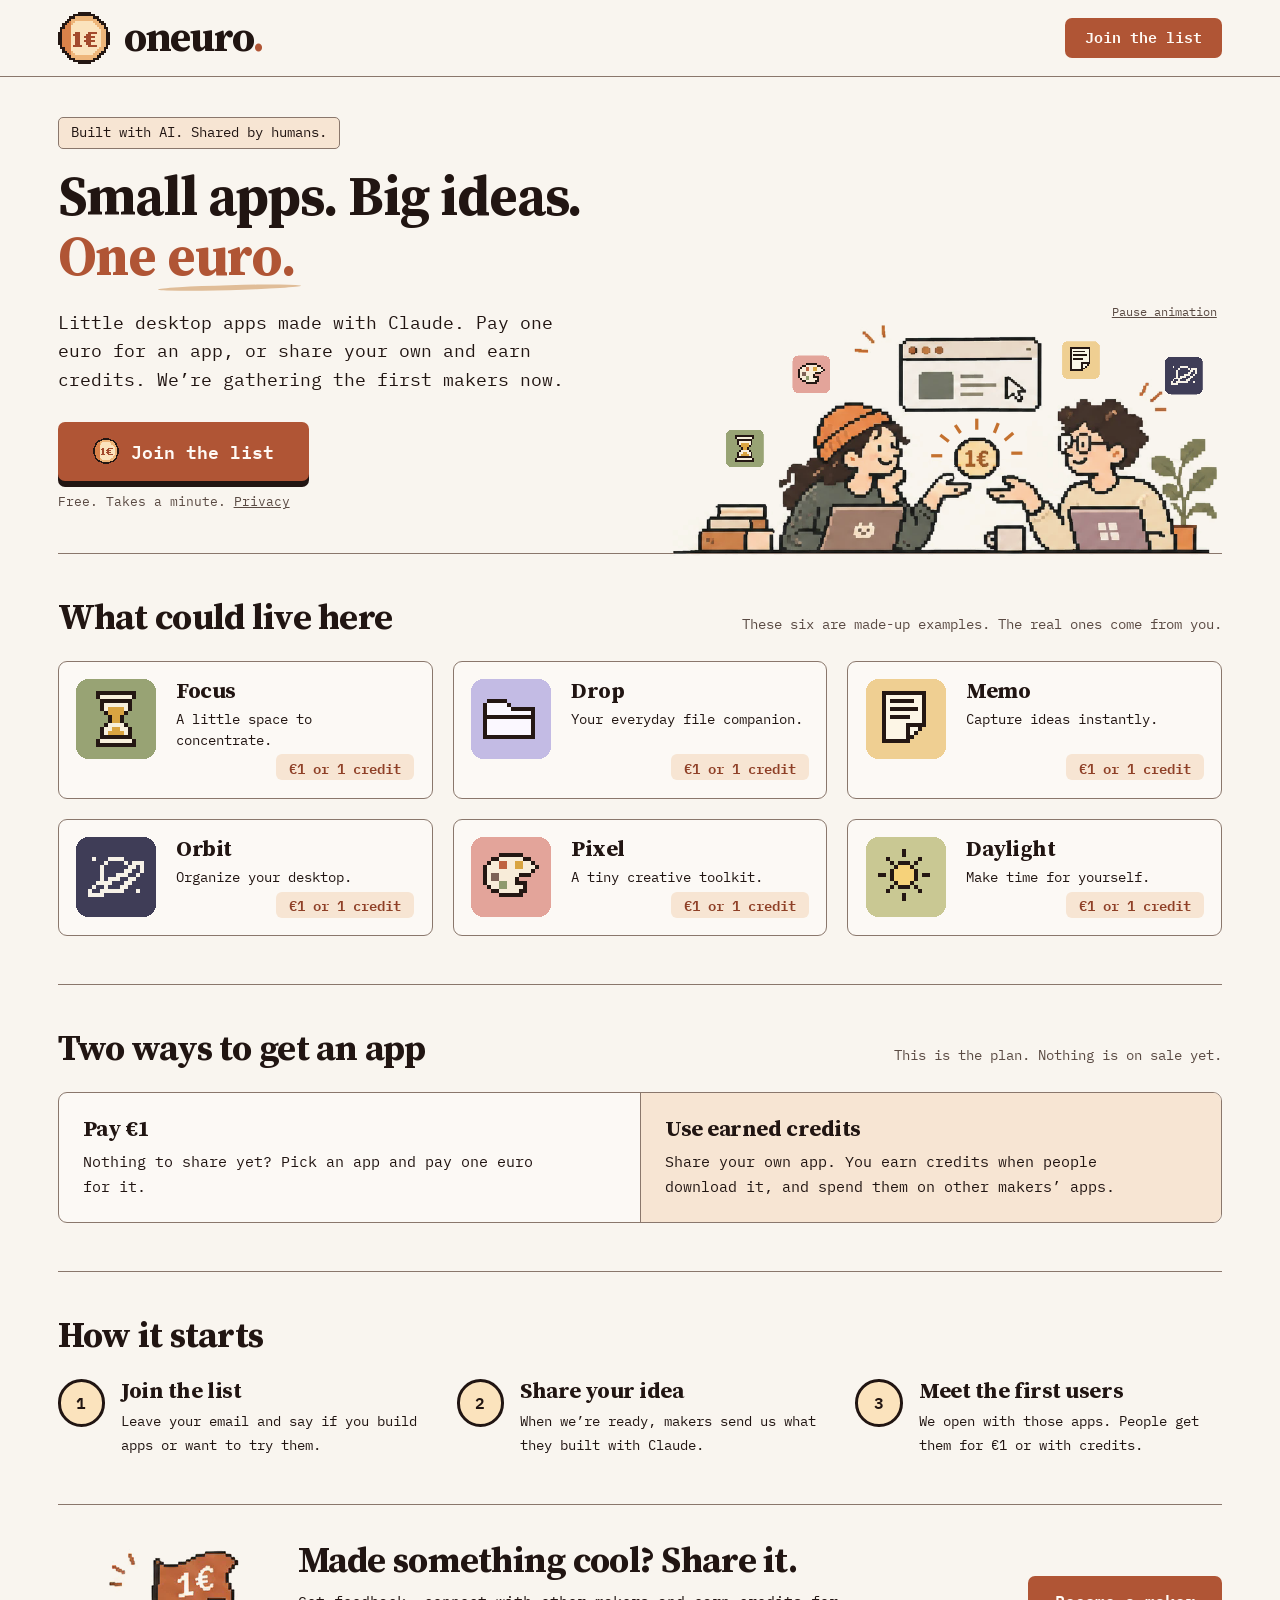
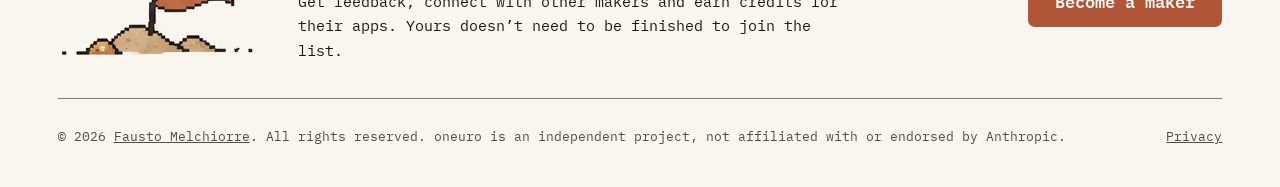
<file: index.html>
<!doctype html>
<html lang="en">
<head>
  <meta charset="utf-8">
  <meta name="viewport" content="width=device-width, initial-scale=1">
  <title>oneuro. Small desktop apps for one euro or earned credits</title>
  <meta name="description" content="Little desktop apps made with Claude. Pay one euro for an app, or share your own and earn credits. Join the early list.">
  <meta property="og:type" content="website">
  <meta property="og:title" content="oneuro. Small apps. Big ideas. One euro.">
  <meta property="og:description" content="Built something small with Claude? Share it, earn credits and get other makers’ apps. Join the early list.">
  <meta property="og:url" content="https://anvibe.github.io/oneuro/">
  <meta property="og:image" content="https://anvibe.github.io/oneuro/assets/og.png">
  <meta name="twitter:card" content="summary_large_image">
  <link rel="icon" href="assets/icons/coin.svg" type="image/svg+xml">
  <link rel="preload" href="assets/fonts/SourceSerif4-Bold.ttf" as="font" type="font/ttf" crossorigin>
  <link rel="stylesheet" href="styles.css">
</head>
<body>
  <header class="top">
    <div class="wrap top-row">
      <a class="brand" href="./">
        <img src="assets/icons/coin.svg" alt="" width="52" height="52">
        <span>oneuro<i>.</i></span>
      </a>
      <a class="btn btn-small" href="#join" data-join>Join the list</a>
    </div>
  </header>

  <main>
    <section class="wrap hero" aria-labelledby="hero-title">
      <div class="hero-copy">
        <p class="tag">Built with AI. Shared by humans.</p>
        <h1 id="hero-title">
          <span>Small apps. Big&nbsp;ideas.</span>
          <span class="price-line">One euro.</span>
        </h1>
        <p class="lead">Little desktop apps made with Claude. Pay one euro for an app, or share your own and earn credits. We’re gathering the first makers now.</p>

        <!-- The signup form address is set in script.js (FORM_URL). -->
        <div id="join" class="signup">
          <a class="btn btn-coin" href="#join" data-join><img src="assets/icons/coin.svg" alt="" width="26" height="26">Join the list</a>
          <p class="fine">Free. Takes a minute. <a href="privacy.html">Privacy</a></p>
          <p class="status" role="status" aria-live="polite"></p>
        </div>
      </div>

      <div class="hero-art">
        <svg viewBox="0 0 848 366" role="img" aria-label="Pixel art of two people at their laptops passing a one euro coin to each other, with small apps floating around them">
          <image href="assets/hero-base.webp" width="848" height="366"/>
          <g class="window">
            <image href="assets/hero-window.webp" x="349" y="25" width="224" height="120"/>
            <rect class="click" x="506" y="79" width="22" height="22"/>
          </g>
          <g class="rays">
            <path d="M471 153V170"/>
            <path d="M438 163L446 175"/>
            <path d="M504 160L498 175"/>
            <path d="M415 178L428 188"/>
            <path d="M527 175L514 186"/>
            <path d="M401 210H418"/>
            <path d="M524 206H541"/>
          </g>
          <g class="coin-float"><image class="coin-spin" href="assets/hero-coin.webp" x="433" y="179" width="76" height="70"/></g>
          <g transform="translate(86 170)"><image class="tile" style="--i:0" href="assets/icons/focus.svg" width="58" height="58"/></g>
          <g transform="translate(188 56)"><image class="tile" style="--i:1" href="assets/icons/pixel.svg" width="58" height="58"/></g>
          <g transform="translate(602 34)"><image class="tile" style="--i:2" href="assets/icons/memo.svg" width="58" height="58"/></g>
          <g transform="translate(760 58)"><image class="tile" style="--i:3" href="assets/icons/orbit.svg" width="58" height="58"/></g>
        </svg>
        <button type="button" class="pause" aria-pressed="false">Pause animation</button>
      </div>
    </section>

    <section class="wrap examples" aria-labelledby="examples-title">
      <div class="section-head">
        <h2 id="examples-title">What could live here</h2>
        <p>These six are made-up examples. The real ones come from you.</p>
      </div>
      <ul class="cards">
        <li><img src="assets/icons/focus.svg" alt="" width="80" height="80"><div><h3>Focus</h3><p>A little space to concentrate.</p></div><span class="chip">€1 or 1 credit</span></li>
        <li><img src="assets/icons/drop.svg" alt="" width="80" height="80"><div><h3>Drop</h3><p>Your everyday file companion.</p></div><span class="chip">€1 or 1 credit</span></li>
        <li><img src="assets/icons/memo.svg" alt="" width="80" height="80"><div><h3>Memo</h3><p>Capture ideas instantly.</p></div><span class="chip">€1 or 1 credit</span></li>
        <li><img src="assets/icons/orbit.svg" alt="" width="80" height="80"><div><h3>Orbit</h3><p>Organize your desktop.</p></div><span class="chip">€1 or 1 credit</span></li>
        <li><img src="assets/icons/pixel.svg" alt="" width="80" height="80"><div><h3>Pixel</h3><p>A tiny creative toolkit.</p></div><span class="chip">€1 or 1 credit</span></li>
        <li><img src="assets/icons/daylight.svg" alt="" width="80" height="80"><div><h3>Daylight</h3><p>Make time for yourself.</p></div><span class="chip">€1 or 1 credit</span></li>
      </ul>
    </section>

    <section class="wrap ways" aria-labelledby="ways-title">
      <div class="section-head">
        <h2 id="ways-title">Two ways to get an app</h2>
        <p>This is the plan. Nothing is on sale yet.</p>
      </div>
      <div class="ways-grid">
        <div>
          <h3>Pay €1</h3>
          <p>Nothing to share yet? Pick an app and pay one euro for it.</p>
        </div>
        <div>
          <h3>Use earned credits</h3>
          <p>Share your own app. You earn credits when people download it, and spend them on other makers’ apps.</p>
        </div>
      </div>
    </section>

    <section class="wrap steps" aria-labelledby="steps-title">
      <h2 id="steps-title">How it starts</h2>
      <ol>
        <li><h3>Join the list</h3><p>Leave your email and say if you build apps or want to try them.</p></li>
        <li><h3>Share your idea</h3><p>When we’re ready, makers send us what they built with Claude.</p></li>
        <li><h3>Meet the first users</h3><p>We open with those apps. People get them for €1 or with credits.</p></li>
      </ol>
    </section>

    <section class="wrap maker" aria-labelledby="maker-title">
      <img src="assets/flag.webp" alt="" width="200" height="112">
      <div>
        <h2 id="maker-title">Made something cool? Share it.</h2>
        <p>Get feedback, connect with other makers and earn credits for their apps. Yours doesn’t need to be finished to join the list.</p>
      </div>
      <a class="btn" href="#join" data-join>Become a maker</a>
    </section>
  </main>

  <footer class="wrap">
    <p>© 2026 <a href="https://faustomelchiorre.com/">Fausto Melchiorre</a>. All rights reserved. oneuro is an independent project, not affiliated with or endorsed by Anthropic.</p>
    <a href="privacy.html">Privacy</a>
  </footer>

  <script src="script.js"></script>
</body>
</html>
</file>
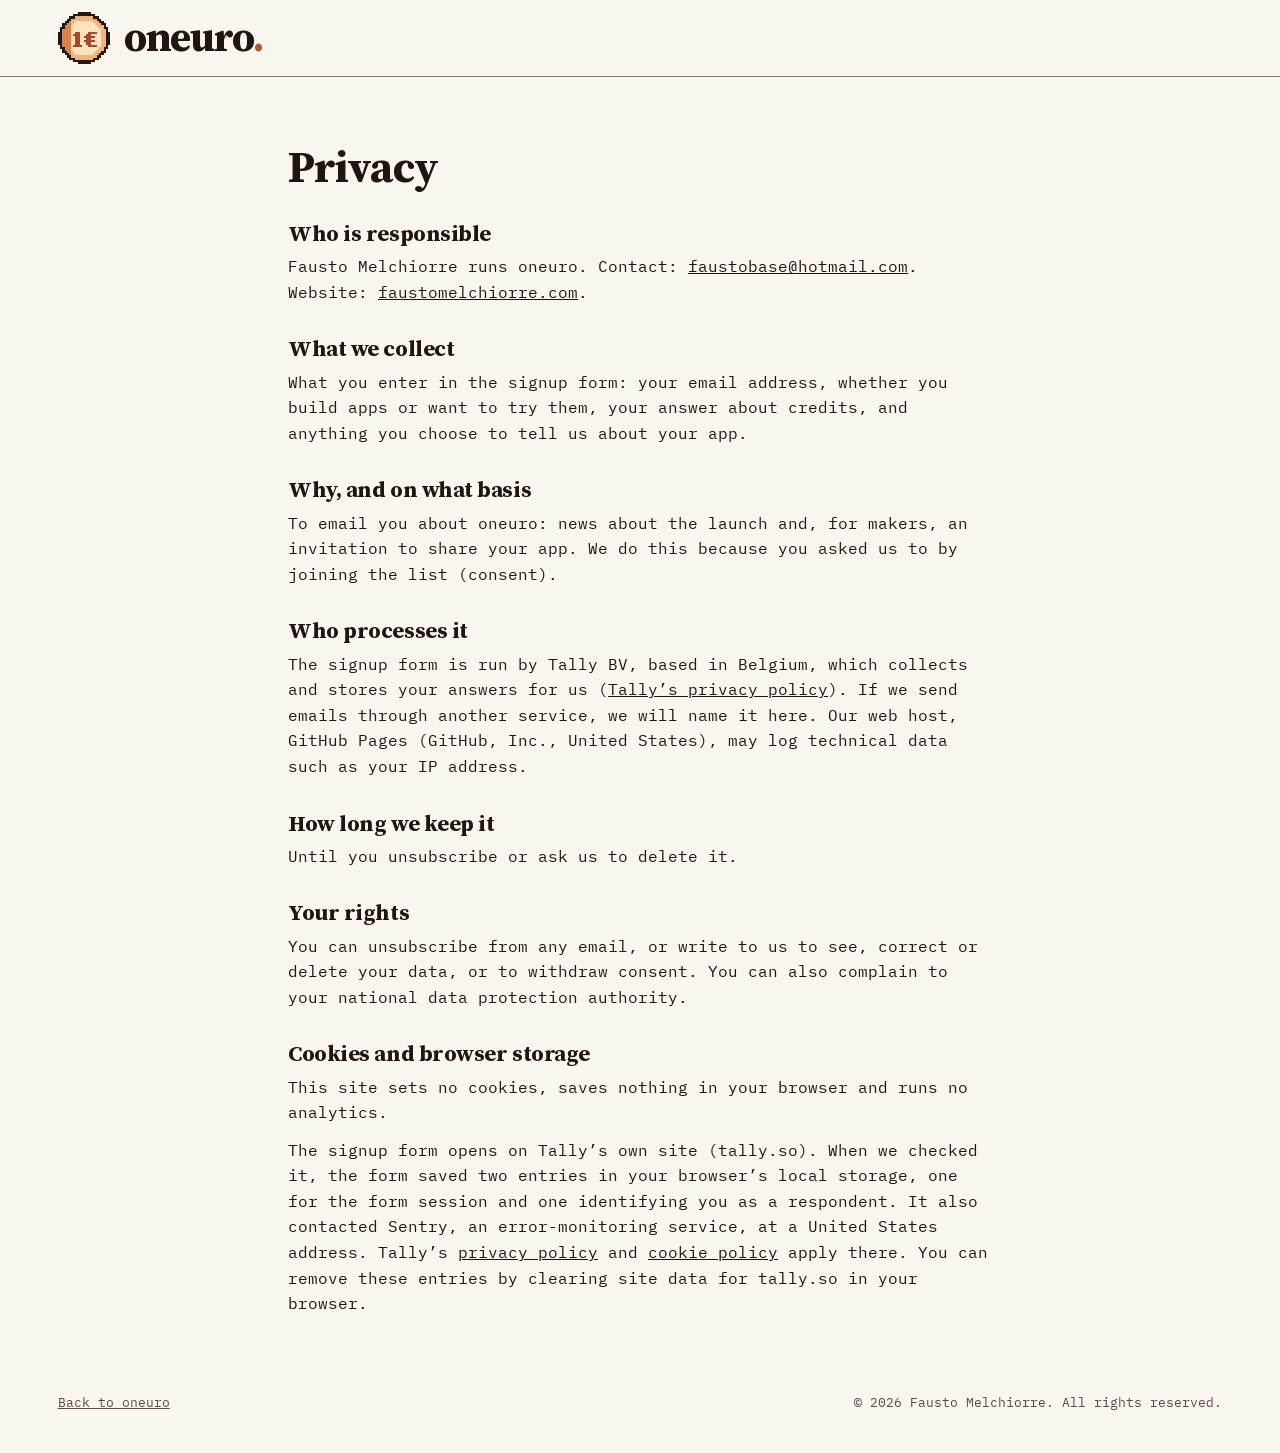
<file: privacy.html>
<!doctype html>
<html lang="en">
<head>
  <meta charset="utf-8">
  <meta name="viewport" content="width=device-width, initial-scale=1">
  <title>Privacy | oneuro</title>
  <link rel="icon" href="assets/icons/coin.svg" type="image/svg+xml">
  <link rel="stylesheet" href="styles.css">
</head>
<body>
  <header class="top">
    <div class="wrap top-row">
      <a class="brand" href="./"><img src="assets/icons/coin.svg" alt="" width="52" height="52"><span>oneuro<i>.</i></span></a>
    </div>
  </header>
  <main class="wrap prose">
    <h1>Privacy</h1>

    <h2>Who is responsible</h2>
    <p>Fausto Melchiorre runs oneuro. Contact: <a href="mailto:faustobase@hotmail.com">faustobase@hotmail.com</a>. Website: <a href="https://faustomelchiorre.com/">faustomelchiorre.com</a>.</p>

    <h2>What we collect</h2>
    <p>What you enter in the signup form: your email address, whether you build apps or want to try them, your answer about credits, and anything you choose to tell us about your app.</p>

    <h2>Why, and on what basis</h2>
    <p>To email you about oneuro: news about the launch and, for makers, an invitation to share your app. We do this because you asked us to by joining the list (consent).</p>

    <h2>Who processes it</h2>
    <p>The signup form is run by Tally BV, based in Belgium, which collects and stores your answers for us (<a href="https://tally.so/help/privacy-policy">Tally’s privacy policy</a>). If we send emails through another service, we will name it here. Our web host, GitHub Pages (GitHub, Inc., United States), may log technical data such as your IP address.</p>

    <h2>How long we keep it</h2>
    <p>Until you unsubscribe or ask us to delete it.</p>

    <h2>Your rights</h2>
    <p>You can unsubscribe from any email, or write to us to see, correct or delete your data, or to withdraw consent. You can also complain to your national data protection authority.</p>

    <h2>Cookies and browser storage</h2>
    <p>This site sets no cookies, saves nothing in your browser and runs no analytics.</p>
    <p>The signup form opens on Tally’s own site (tally.so). When we checked it, the form saved two entries in your browser’s local storage, one for the form session and one identifying you as a respondent. It also contacted Sentry, an error-monitoring service, at a United States address. Tally’s <a href="https://tally.so/help/privacy-policy">privacy policy</a> and <a href="https://tally.so/help/cookie-policy">cookie policy</a> apply there. You can remove these entries by clearing site data for tally.so in your browser.</p>
  </main>
  <footer class="wrap"><a href="./">Back to oneuro</a><p>© 2026 Fausto Melchiorre. All rights reserved.</p></footer>
</body>
</html>
</file>
<file: styles.css>
/* Fonts are served from this site: no requests to third parties. */
@font-face { font-family: "Oneuro Serif"; src: url("assets/fonts/SourceSerif4-Bold.ttf") format("truetype"); font-weight: 700; font-display: swap; }
@font-face { font-family: "Plex Mono"; src: url("assets/fonts/ibm-plex-mono-latin-400-normal.woff2") format("woff2"); font-weight: 400; font-display: swap; }
@font-face { font-family: "Plex Mono"; src: url("assets/fonts/ibm-plex-mono-latin-600-normal.woff2") format("woff2"); font-weight: 600; font-display: swap; }

:root {
  --paper: #f9f5ef;
  --card: #fcf9f5;
  --ink: #211512;
  --soft: #5a4a43;
  --rule: #8a776c;
  --clay: #b05535;
  --clay-dark: #8f4027;
  --peach: #f7e5d3;
  --serif: "Oneuro Serif", Georgia, serif;
  --mono: "Plex Mono", ui-monospace, Menlo, monospace;
}

* { box-sizing: border-box; }
html { scroll-behavior: smooth; }
body { margin: 0; background: var(--paper); color: var(--ink); font: 400 1rem/1.6 var(--mono); }
img { display: block; max-width: 100%; height: auto; }
h1, h2, h3 { font-family: var(--serif); font-weight: 700; line-height: 1.08; letter-spacing: -0.02em; margin: 0; }
h2 { font-size: clamp(1.75rem, 3.2vw, 2.25rem); }
h3 { font-size: 1.4rem; }
p { margin: 0; }
ul, ol { list-style: none; margin: 0; padding: 0; }
a { color: inherit; }
:focus-visible { outline: 3px solid var(--clay); outline-offset: 3px; }

.wrap { width: min(1400px, 100% - clamp(2.5rem, 9vw, 8.5rem)); margin-inline: auto; }

.top { border-bottom: 1px solid var(--rule); }
.top-row { display: flex; align-items: center; justify-content: space-between; gap: 1rem; min-height: 76px; }
.brand { display: flex; align-items: center; gap: 0.9rem; font: 700 2.6rem/1 var(--serif); letter-spacing: -0.03em; text-decoration: none; }
.brand span { padding-bottom: 0.2rem; }
.brand i { font-style: normal; color: var(--clay); }

.btn { display: inline-block; border: 0; border-radius: 7px; background: var(--clay); color: #fffaf5; font: 600 1.05rem/1.2 var(--mono); padding: 0.95rem 1.7rem; text-decoration: none; text-align: center; cursor: pointer; white-space: nowrap; }
.btn:hover { background: var(--clay-dark); }
.btn-small { font-size: 0.95rem; padding: 0.7rem 1.25rem; }

.hero { display: grid; grid-template-columns: minmax(0, 1.08fr) minmax(0, 1fr); align-items: end; column-gap: 1rem; padding-block: 2.5rem 0; border-bottom: 1px solid var(--rule); }
.hero-copy { padding-bottom: 2.5rem; }
.tag { display: inline-block; background: var(--peach); border: 1px solid var(--rule); border-radius: 5px; padding: 0.25rem 0.75rem; font-size: 0.85rem; }
h1 { text-wrap: balance; font-size: clamp(2.4rem, 4.3vw, 4.2rem); margin-block: 1.1rem 1.5rem; }
h1 span { display: block; }
.price-line { color: var(--clay); position: relative; width: fit-content; }
.price-line::after { content: ""; position: absolute; left: 42%; right: -2%; bottom: -0.12em; height: 5px; border-radius: 50%; background: #e0bd98; transform: rotate(-1.5deg); }
.lead { font-size: 1.1rem; max-width: 46ch; }
.hero-art { position: relative; width: 100%; margin-bottom: -4px; align-self: end; }
.hero-art svg { display: block; width: 100%; height: auto; overflow: visible; mix-blend-mode: darken; }
.pause { position: absolute; top: -1.25rem; right: 0; border: 0; background: none; padding: 0.35rem; font: 400 0.75rem var(--mono); color: var(--soft); text-decoration: underline; cursor: pointer; }

.signup { margin-top: 1.75rem; max-width: 36rem; scroll-margin-top: 2rem; }
.signup .btn { font-size: 1.15rem; padding: 1.05rem 2.2rem; }
.btn-coin { position: relative; overflow: hidden; display: inline-flex; align-items: center; justify-content: center; gap: 0.75rem; box-shadow: 0 6px 0 var(--ink); transition: transform 0.12s, box-shadow 0.12s, background-color 0.12s; }
.btn-coin:hover { transform: translateY(-2px); box-shadow: 0 8px 0 var(--ink); }
.btn-coin:active { transform: translateY(5px); box-shadow: 0 1px 0 var(--ink); }
.btn-coin img { image-rendering: pixelated; }
.burst { position: fixed; z-index: 10; width: 22px; height: 22px; margin: -11px; pointer-events: none; }
.fine { margin-top: 0.7rem; font-size: 0.8rem; color: var(--soft); }
.status:not(:empty) { margin-top: 0.75rem; background: var(--peach); border-left: 4px solid var(--clay); padding: 0.7rem 0.9rem; font-size: 0.9rem; }

.examples { padding-block: 2.75rem 3rem; border-bottom: 1px solid var(--rule); }
.section-head { display: flex; flex-wrap: wrap; align-items: baseline; justify-content: space-between; gap: 0.5rem 2rem; margin-bottom: 1.5rem; }
.section-head p { color: var(--soft); font-size: 0.9rem; }
.cards { display: grid; grid-template-columns: repeat(auto-fill, minmax(min(100%, 21rem), 1fr)); gap: 1.25rem; }
.cards li { display: grid; grid-template-columns: auto 1fr; gap: 0.25rem 1.25rem; align-items: start; background: var(--card); border: 1px solid var(--rule); border-radius: 9px; padding: 1.1rem; }
.cards img { grid-row: span 2; }
.cards p { font-size: 0.85rem; line-height: 1.5; margin-top: 0.35rem; }
.chip { white-space: nowrap; font-size: 0.9rem; justify-self: end; align-self: end; background: var(--peach); color: var(--clay-dark); border-radius: 6px; font-weight: 600; padding: 0.1rem 0.8rem; }

.ways { padding-block: 2.75rem 3rem; border-bottom: 1px solid var(--rule); }
.ways-grid { display: grid; grid-template-columns: 1fr 1fr; background: var(--card); border: 1px solid var(--rule); border-radius: 9px; }
.ways-grid > div { padding: 1.5rem; }
.ways-grid > div + div { border-left: 1px solid var(--rule); background: var(--peach); border-radius: 0 8px 8px 0; }
.ways-grid p { font-size: 0.95rem; margin-top: 0.5rem; max-width: 52ch; }

.steps { padding-block: 2.75rem 3rem; border-bottom: 1px solid var(--rule); }
.steps ol { counter-reset: step; display: grid; grid-template-columns: repeat(3, 1fr); gap: 2rem; margin-top: 1.5rem; }
.steps li { counter-increment: step; display: grid; grid-template-columns: auto 1fr; column-gap: 1rem; align-content: start; }
.steps li::before { content: counter(step); grid-row: span 2; width: 2.6rem; height: 2.6rem; border-radius: 50%; border: 3px solid var(--ink); background: #fbe3bd; display: grid; place-items: center; font-weight: 600; }
.steps p { font-size: 0.9rem; margin-top: 0.4rem; }

.maker { display: grid; grid-template-columns: auto 1fr auto; align-items: center; gap: 2.5rem; padding-block: 2.25rem; border-bottom: 1px solid var(--rule); }
.maker img { mix-blend-mode: darken; }
.maker p { margin-top: 0.6rem; font-size: 0.95rem; max-width: 60ch; }

footer { display: flex; flex-wrap: wrap; justify-content: space-between; gap: 0.75rem 2rem; padding-block: 1.75rem 2.5rem; font-size: 0.8rem; color: var(--soft); }

.prose { max-width: 44rem; padding-block: 3rem; }
.prose h1 { font-size: 2.75rem; }
.prose h2 { font-size: 1.4rem; margin: 2rem 0 0.5rem; }
.prose p + p { margin-top: 0.75rem; }

@media (max-width: 1100px) {
  .hero { grid-template-columns: 1fr; padding-top: 2rem; }
  .hero-art { max-width: 848px; justify-self: center; }
}

@media (max-width: 960px) {
  .hero-copy { padding-bottom: 1.5rem; }
  .ways-grid { grid-template-columns: 1fr; }
  .ways-grid > div + div { border-left: 0; border-top: 1px solid var(--rule); border-radius: 0 0 8px 8px; }
  .steps ol { grid-template-columns: 1fr; gap: 1.5rem; }
  .maker { grid-template-columns: 1fr; justify-items: start; gap: 1.25rem; }
}

@media (max-width: 520px) {
  .brand { font-size: 2rem; gap: 0.6rem; }
  .brand img { width: 40px; height: 40px; }
  .btn-small { font-size: 0.85rem; padding: 0.6rem 0.85rem; }
  .signup .btn { display: flex; }
  .cards img { width: 60px; height: 60px; }
}

.rays path { stroke: #c4712f; stroke-width: 5; fill: none; }
.click { fill: none; stroke: var(--clay); stroke-width: 4; opacity: 0; }

/* Motion: apps pop up around the two makers while the coin changes hands. */
.window, .coin-float, .coin-spin, .tile, .click, .rays path { transform-box: fill-box; transform-origin: center; }

@media (prefers-reduced-motion: no-preference) {
  .price-line::after { transform-origin: left; animation: draw 0.7s 0.45s cubic-bezier(.2,.8,.2,1) backwards; }
  .window { animation: drop 0.8s 0.15s cubic-bezier(.3,1.5,.5,1) backwards, bob 5s 1s ease-in-out infinite; }
  .click { animation: click 3.2s 1.4s steps(5) infinite; }
  .coin-float { animation: hover-coin 2.4s ease-in-out infinite; }
  .coin-spin { animation: spin 4.8s 1.2s ease-in-out infinite; }
  .rays path { animation: twinkle 1.2s steps(2, jump-none) infinite alternate; }
  .rays path:nth-child(even) { animation-delay: -0.6s; }
  .tile { animation: pop 0.6s calc(0.5s + var(--i) * 0.18s) cubic-bezier(.3,1.7,.5,1) backwards, drift 4s calc(var(--i) * -1.1s) ease-in-out infinite; }
  .btn-coin::after { content: ""; position: absolute; inset: -20% auto -20% 0; width: 2.5rem; background: rgb(255 244 228 / 0.38); transform: translateX(-200%) skewX(-22deg); animation: shine 3.6s 1.2s ease-in-out infinite; }
  .btn-coin:hover img { animation: flip 0.7s linear infinite; }
}

.paused :is(.window, .click, .coin-float, .coin-spin, .rays path, .tile),
.paused .btn-coin::after { animation-play-state: paused; }

@keyframes draw { from { transform: scaleX(0); } }
@keyframes drop { from { translate: 0 -40px; opacity: 0; } }
@keyframes bob { 50% { transform: translateY(-6px); } }
@keyframes click { 0% { opacity: 1; transform: scale(0.2); } 30% { opacity: 0; transform: scale(1.8); } 100% { opacity: 0; transform: scale(1.8); } }
@keyframes hover-coin { 50% { transform: translateY(-11px); } }
@keyframes spin { 0%, 70%, 100% { transform: scaleX(1); } 77.5%, 92.5% { transform: scaleX(0.08); } 85% { transform: scaleX(-1); } }
@keyframes twinkle { from { opacity: 0.15; } to { opacity: 1; } }
@keyframes pop { from { scale: 0; opacity: 0; } }
@keyframes drift { 50% { transform: translateY(-12px) rotate(6deg); } }
@keyframes shine { 0% { transform: translateX(-200%) skewX(-22deg); } 35%, 100% { transform: translateX(750%) skewX(-22deg); } }
@keyframes flip { 50% { transform: scaleX(0.1); } }

@media (prefers-reduced-motion: reduce) {
  html { scroll-behavior: auto; }
  .click, .pause { display: none; }
  .btn-coin { transition: none; }
}
</file>
